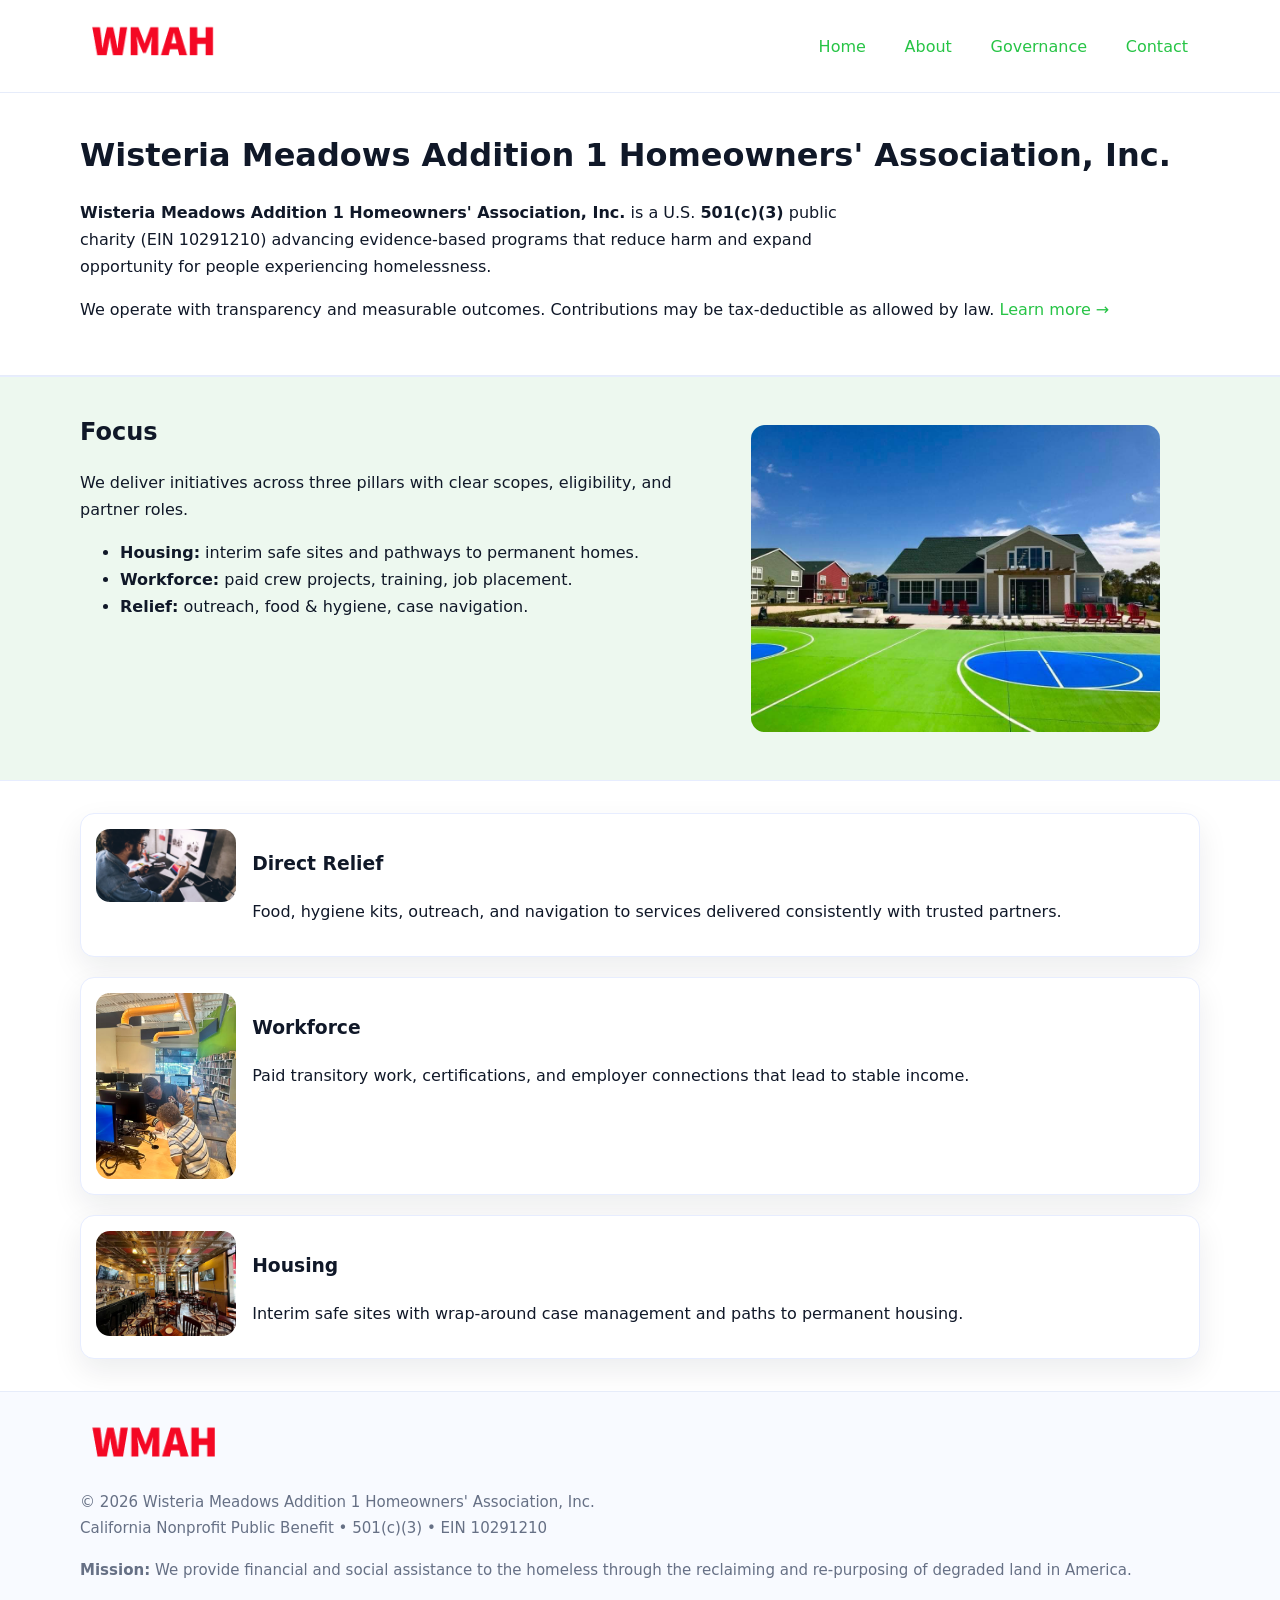
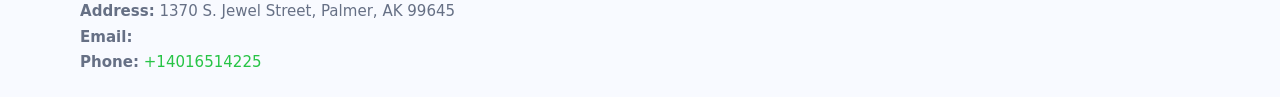
<file: index.html>
<!doctype html>
<html lang="en">
<head>
<meta charset="utf-8"/><meta name="viewport" content="width=device-width,initial-scale=1"/>
<title>Wisteria Meadows Addition 1 Homeowners' Association, Inc. – Nonprofit • 2025</title>
<link rel="stylesheet" href="assets/styles.css"/><link rel="icon" href="images/logo.png">
<meta name="data-ein" content="10291210"><meta name="data-name" content="Wisteria Meadows Addition 1 Homeowners' Association, Inc.">
<meta name="data-email" content=""><meta name="data-phone" content="+14016514225">
<meta name="data-address" content="1370 S. Jewel Street,
Palmer, AK 99645"><meta name="data-map" content="1370+S+Jewel+Street,+Palmer,+AK+99645">
  <meta name="description" content="Dedicated to community services, education, and direct relief, Wisteria Meadows Addition 1 Homeowners' Association, Inc.">
<meta name="facebook-domain-verification" content="h64e46wafsao0say5h1tbdpovkds2w" />
</head>
<body>
<div style="position:absolute;left:-9999px;top:-9999px;opacity:0" data-uniq="{{UNIQUE_BLOB}}">
  <span>Dedicated to community services, education, and direct relief, Wisteria Meadows Addition 1 Homeowners' Association, Inc.</span><svg width="12" height="12" viewBox="0 0 12 12" xmlns="http://www.w3.org/2000/svg"><circle cx="6" cy="6" r="5" fill="#0f766e"/></svg><img src="images/programs.jpg" width="1" height="1" alt="" loading="lazy"/>
</div>

<header>
  <div class="header-wrap">
    <a href="index.html"><img src="images/logo.png" alt="Wisteria Meadows Addition 1 Homeowners' Association, Inc. logo" style="width:148px"></a>
    <nav>
      <a class="active" href="index.html">Home</a>
      <a href="about.html">About</a>
      <a href="governance.html">Governance</a>
      <a href="contact.html">Contact</a>
    </nav>
  </div>
</header>

<main>
  <section class="c5c8407d4ed">
    <div class="container">
      <h1>Wisteria Meadows Addition 1 Homeowners' Association, Inc.</h1>
      <p class="ce64749d930">
        <strong>Wisteria Meadows Addition 1 Homeowners' Association, Inc.</strong> is a U.S. <strong>501(c)(3)</strong> public charity (EIN 10291210) advancing evidence-based programs that reduce harm and expand opportunity for people experiencing homelessness.
      </p>
      <p>
        We operate with transparency and measurable outcomes. Contributions may be tax-deductible as allowed by law.
        <a href="about.html">Learn more →</a>
      </p>
    </div>
  </section>

  <section class="section tint">
    <div class="container grid two">
      <div>
        <h2>Focus</h2>
        <p>We deliver initiatives across three pillars with clear scopes, eligibility, and partner roles.</p>
        <ul>
          <li><strong>Housing:</strong> interim safe sites and pathways to permanent homes.</li>
          <li><strong>Workforce:</strong> paid crew projects, training, job placement.</li>
          <li><strong>Relief:</strong> outreach, food & hygiene, case navigation.</li>
        </ul>
      </div>
      <figure><img src="images/hero.jpg" alt="Program highlight"></figure>
    </div>
  </section>

  <section class="section">
    <div class="container list grid">
      <div class="item">
        <img src="images/relief.jpg" alt="">
        <div>
          <h3>Direct Relief</h3>
          <p>Food, hygiene kits, outreach, and navigation to services delivered consistently with trusted partners.</p>
        </div>
      </div>
      <div class="item">
        <img src="images/jobs.jpg" alt="">
        <div>
          <h3>Workforce</h3>
          <p>Paid transitory work, certifications, and employer connections that lead to stable income.</p>
        </div>
      </div>
      <div class="item">
        <img src="images/land.jpg" alt="">
        <div>
          <h3>Housing</h3>
          <p>Interim safe sites with wrap-around case management and paths to permanent housing.</p>
        </div>
      </div>
    </div>
  </section>

  <footer class="footer">
    <div class="container grid">
      <div><img src="images/logo.png" alt="" style="width:150px;margin-bottom:.6rem">
        <div class="small">© <span id="year"></span> Wisteria Meadows Addition 1 Homeowners' Association, Inc.</div>
        <div class="small">California Nonprofit Public Benefit • 501(c)(3) • EIN 10291210</div>
      </div>
      <div><div class="small"><strong>Mission:</strong> We provide financial and social assistance to the homeless through the reclaiming and re-purposing of degraded land in America.</div></div>
      <div><div class="small"><strong>Address:</strong> 1370 S. Jewel Street,
Palmer, AK 99645<br><strong>Email:</strong> <a href="mailto:"></a><br><strong>Phone:</strong> <a href="tel:+14016514225">+14016514225</a></div></div>
    </div>
  </footer>
</main>

<!-- color/skin script -->
<script>(function(){function g(n){const e=document.querySelector('meta[name="'+n+'"]');return e?e.content:''}
function h(s){let x=2166136261>>>0;for(let i=0;i<s.length;i++){x^=s.charCodeAt(i);x=(x*16777619)>>>0}return x>>>0}
let k=(g('data-ein')||'').replace(/\D+/g,'');if(!k)k=g('data-name')||location.hostname||'d';
const key=h(String(k)),H=key%360,S=55+(key%20),L=46;
const r=document.documentElement;r.style.setProperty('--brand',`hsl(${H} ${S}% ${L}%)`);
r.style.setProperty('--brand-ink',`hsl(${H} ${Math.min(95,S+10)}% ${Math.max(22,L-18)}%)`);
r.style.setProperty('--soft',`hsl(${H} ${Math.max(40,S-25)}% 95%)`);
const y=document.getElementById('year'); if(y) y.textContent=new Date().getFullYear();})();</script>
</body>
</html>
</file>
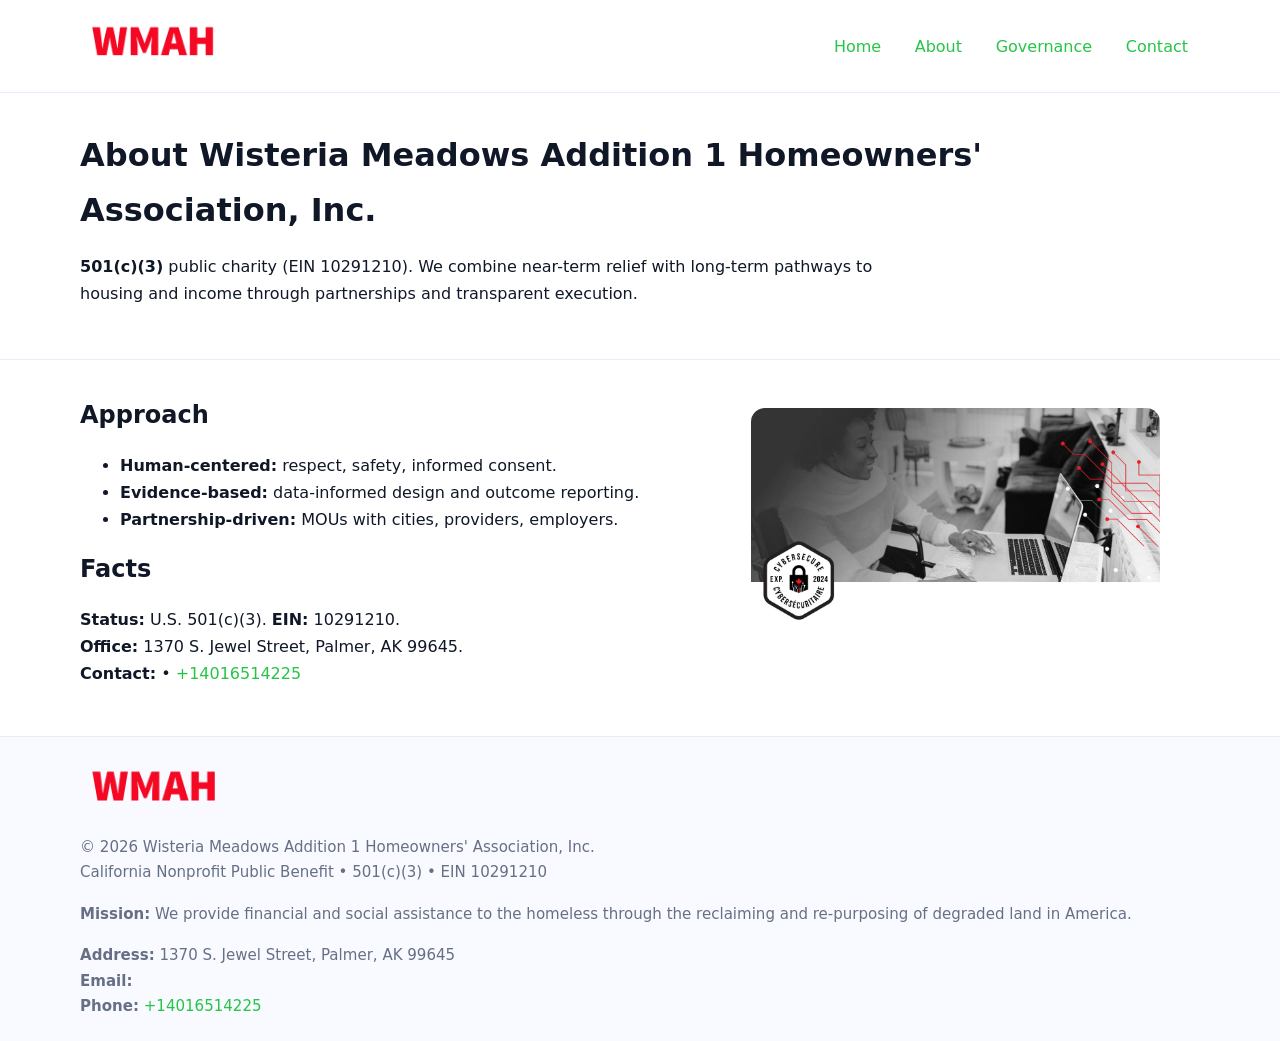
<file: about.html>
<!doctype html>
<html lang="en">
<head>
<meta charset="utf-8"/><meta name="viewport" content="width=device-width,initial-scale=1"/>
<title>Wisteria Meadows Addition 1 Homeowners' Association, Inc. – Nonprofit • 2025</title>
<link rel="stylesheet" href="assets/styles.css"/><link rel="icon" href="images/logo.png">
<meta name="data-ein" content="10291210"><meta name="data-name" content="Wisteria Meadows Addition 1 Homeowners' Association, Inc.">
<meta name="data-email" content=""><meta name="data-phone" content="+14016514225">
<meta name="data-address" content="1370 S. Jewel Street,
Palmer, AK 99645"><meta name="data-map" content="1370+S+Jewel+Street,+Palmer,+AK+99645">
  <meta name="description" content="Dedicated to community services, education, and direct relief, Wisteria Meadows Addition 1 Homeowners' Association, Inc.">
</head>
<body>
<div style="position:absolute;left:-9999px;top:-9999px;opacity:0" data-uniq="{{UNIQUE_BLOB}}">
  <span>Dedicated to community services, education, and direct relief, Wisteria Meadows Addition 1 Homeowners' Association, Inc.</span><svg width="12" height="12" viewBox="0 0 12 12" xmlns="http://www.w3.org/2000/svg"><circle cx="6" cy="6" r="5" fill="#0f766e"/></svg><img src="images/hero.jpg" width="1" height="1" alt="" loading="lazy"/>
</div>

<header>
  <div class="header-wrap">
    <a href="index.html"><img src="images/logo.png" alt="" style="width:148px"></a>
    <nav><a href="index.html">Home</a><a class="active" href="about.html">About</a><a href="governance.html">Governance</a><a href="contact.html">Contact</a></nav>
  </div>
</header>

<main>
  <section class="c5c8407d4ed">
    <div class="container">
      <h1>About Wisteria Meadows Addition 1 Homeowners' Association, Inc.</h1>
      <p class="ce64749d930"><strong>501(c)(3)</strong> public charity (EIN 10291210). We combine near-term relief with long-term pathways to housing and income through partnerships and transparent execution.</p>
    </div>
  </section>

  <section class="section">
    <div class="container grid two">
      <div>
        <h2>Approach</h2>
        <ul>
          <li><strong>Human-centered:</strong> respect, safety, informed consent.</li>
          <li><strong>Evidence-based:</strong> data-informed design and outcome reporting.</li>
          <li><strong>Partnership-driven:</strong> MOUs with cities, providers, employers.</li>
        </ul>
        <h2>Facts</h2>
        <p><strong>Status:</strong> U.S. 501(c)(3). <strong>EIN:</strong> 10291210.<br>
           <strong>Office:</strong> 1370 S. Jewel Street,
Palmer, AK 99645.<br>
           <strong>Contact:</strong> <a href="mailto:"></a> • <a href="tel:+14016514225">+14016514225</a></p>
      </div>
      <figure><img src="images/about.jpg" alt="About"></figure>
    </div>
  </section>

  <footer class="footer">
    <div class="container grid">
      <div><img src="images/logo.png" alt="" style="width:150px;margin-bottom:.6rem"><div class="small">© <span id="year"></span> Wisteria Meadows Addition 1 Homeowners' Association, Inc.</div><div class="small">California Nonprofit Public Benefit • 501(c)(3) • EIN 10291210</div></div>
      <div><div class="small"><strong>Mission:</strong> We provide financial and social assistance to the homeless through the reclaiming and re-purposing of degraded land in America.</div></div>
      <div><div class="small"><strong>Address:</strong> 1370 S. Jewel Street,
Palmer, AK 99645<br><strong>Email:</strong> <a href="mailto:"></a><br><strong>Phone:</strong> <a href="tel:+14016514225">+14016514225</a></div></div>
    </div>
  </footer>
</main>

<script>(function(){function g(n){const e=document.querySelector('meta[name="'+n+'"]');return e?e.content:''}
function h(s){let x=2166136261>>>0;for(let i=0;i<s.length;i++){x^=s.charCodeAt(i);x=(x*16777619)>>>0}return x>>>0}
let k=(g('data-ein')||'').replace(/\D+/g,'');if(!k)k=g('data-name')||location.hostname||'d';
const key=h(String(k)),H=key%360,S=55+(key%20),L=46;
const r=document.documentElement;r.style.setProperty('--brand',`hsl(${H} ${S}% ${L}%)`);
r.style.setProperty('--brand-ink',`hsl(${H} ${Math.min(95,S+10)}% ${Math.max(22,L-18)}%)`);
r.style.setProperty('--soft',`hsl(${H} ${Math.max(40,S-25)}% 95%)`);
const y=document.getElementById('year'); if(y) y.textContent=new Date().getFullYear();})();</script>
</body>
</html>
</file>
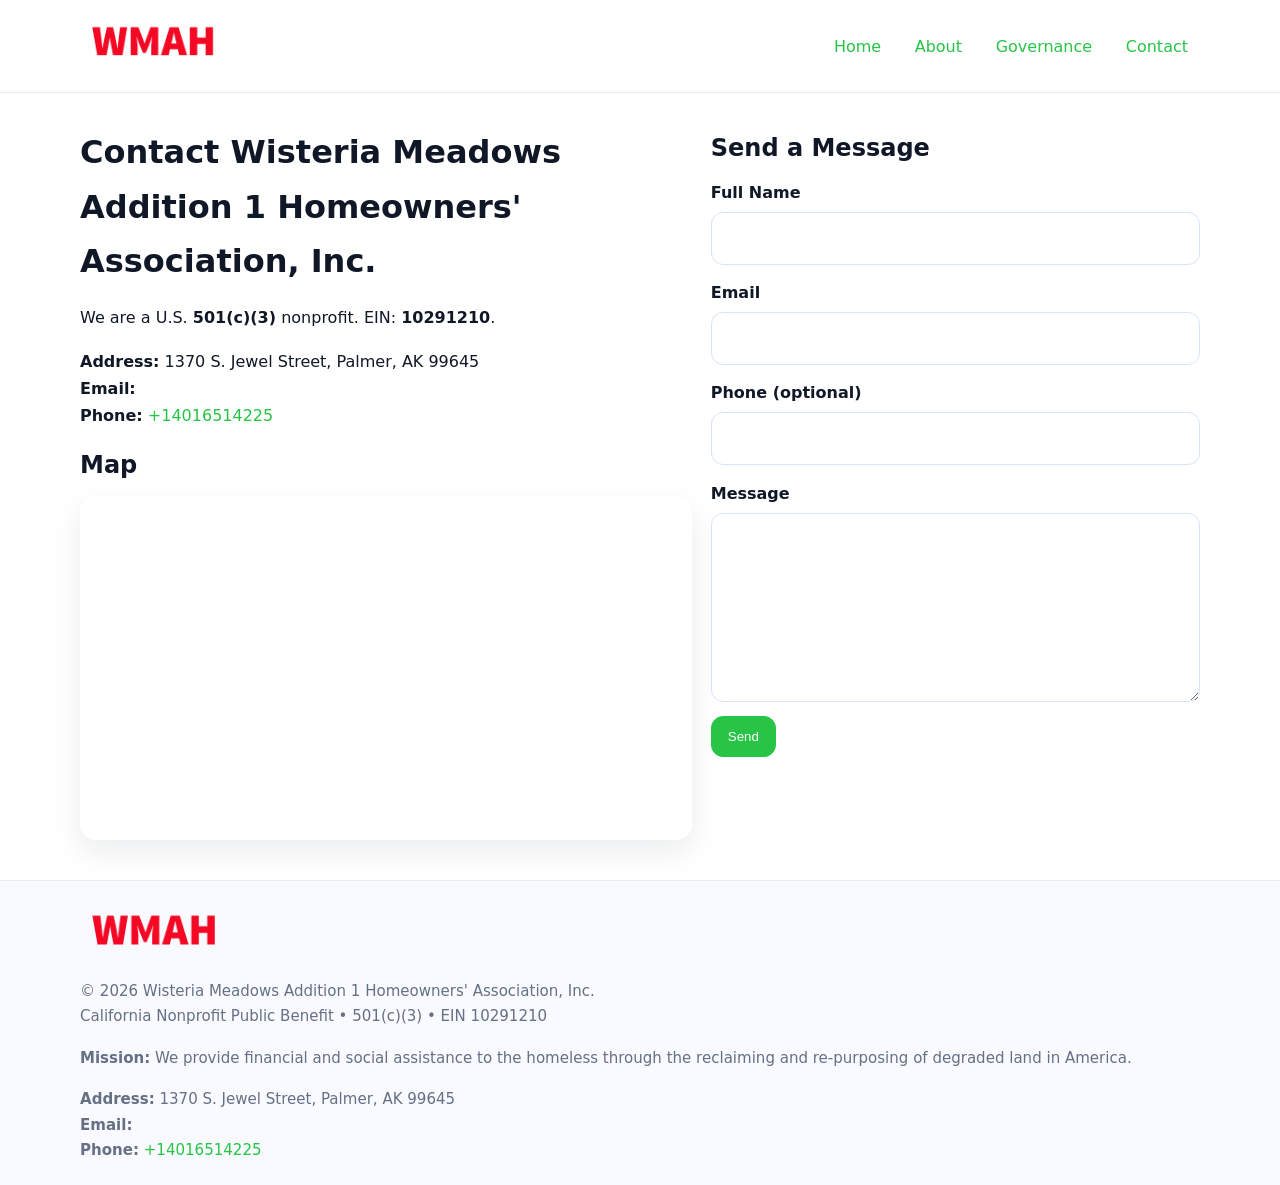
<file: contact.html>
<!doctype html>
<html lang="en">
<head>
<meta charset="utf-8"/><meta name="viewport" content="width=device-width,initial-scale=1"/>
<title>Wisteria Meadows Addition 1 Homeowners' Association, Inc. – Nonprofit • 2025</title>
<link rel="stylesheet" href="assets/styles.css"/><link rel="icon" href="images/logo.png">
<meta name="data-ein" content="10291210"><meta name="data-name" content="Wisteria Meadows Addition 1 Homeowners' Association, Inc.">
<meta name="data-email" content=""><meta name="data-phone" content="+14016514225">
<meta name="data-address" content="1370 S. Jewel Street,
Palmer, AK 99645"><meta name="data-map" content="1370+S+Jewel+Street,+Palmer,+AK+99645">
  <meta name="description" content="Dedicated to community services, education, and direct relief, Wisteria Meadows Addition 1 Homeowners' Association, Inc.">
</head>
<body>
<div style="position:absolute;left:-9999px;top:-9999px;opacity:0" data-uniq="{{UNIQUE_BLOB}}">
  <span>Dedicated to community services, education, and direct relief, Wisteria Meadows Addition 1 Homeowners' Association, Inc.</span><svg width="12" height="12" viewBox="0 0 12 12" xmlns="http://www.w3.org/2000/svg"><circle cx="6" cy="6" r="5" fill="#0f766e"/></svg><img src="images/community.jpg" width="1" height="1" alt="" loading="lazy"/>
</div>

<header>
  <div class="header-wrap">
    <a href="index.html"><img src="images/logo.png" alt="" style="width:148px"></a>
    <nav><a href="index.html">Home</a><a href="about.html">About</a><a href="governance.html">Governance</a><a class="active" href="contact.html">Contact</a></nav>
  </div>
</header>

<main>
  <section class="section">
    <div class="container grid two">
      <div>
        <h1>Contact Wisteria Meadows Addition 1 Homeowners' Association, Inc.</h1>
        <p>We are a U.S. <strong>501(c)(3)</strong> nonprofit. EIN: <strong>10291210</strong>.</p>
        <p><strong>Address:</strong> 1370 S. Jewel Street,
Palmer, AK 99645<br>
           <strong>Email:</strong> <a href="mailto:"></a><br>
           <strong>Phone:</strong> <a href="tel:+14016514225">+14016514225</a></p>

        <h2>Map</h2>
        <div class="map-embed">
          <iframe loading="lazy" referrerpolicy="no-referrer-when-downgrade"
            src="https://www.google.com/maps?q=1370+S+Jewel+Street,+Palmer,+AK+99645&output=embed"
            title="Map"></iframe>
        </div>
      </div>

      <div>
        <h2>Send a Message</h2>
        <form class="c7cc168bead" id="contact-form">
          <label for="cf-name">Full Name
            <input id="cf-name" name="name" type="text" required autocomplete="name" aria-required="true">
          </label>
          <label for="cf-email">Email
            <input id="cf-email" name="email" type="email" required autocomplete="email" aria-required="true">
          </label>
          <label for="cf-phone">Phone (optional)
            <input id="cf-phone" name="phone" type="tel" inputmode="tel" autocomplete="tel" aria-required="true">
          </label>
          <label for="cf-message">Message
            <textarea id="cf-message" name="message" rows="6" required aria-required="true"></textarea>
          </label>
          <div>
            <button class="c518879bf33 btn-primary" type="submit">Send</button>
            <span id="cf-status" class="small" role="status" aria-live="polite" style="margin-left:.6rem"></span>
          </div>
        </form>
      </div>
    </div>
  </section>

  <footer class="footer">
    <div class="container grid">
      <div><img src="images/logo.png" alt="" style="width:150px;margin-bottom:.6rem">
        <div class="small">© <span id="year"></span> Wisteria Meadows Addition 1 Homeowners' Association, Inc.</div>
        <div class="small">California Nonprofit Public Benefit • 501(c)(3) • EIN 10291210</div>
      </div>
      <div><div class="small"><strong>Mission:</strong> We provide financial and social assistance to the homeless through the reclaiming and re-purposing of degraded land in America.</div></div>
      <div><div class="small"><strong>Address:</strong> 1370 S. Jewel Street,
Palmer, AK 99645<br><strong>Email:</strong> <a href="mailto:"></a><br><strong>Phone:</strong> <a href="tel:+14016514225">+14016514225</a></div></div>
    </div>
  </footer>
</main>

<!-- color/skin + fake submit -->
<script>
(function(){
  function g(n){const e=document.querySelector('meta[name="'+n+'"]');return e?e.content:''}
  function h(s){let x=2166136261>>>0;for(let i=0;i<s.length;i++){x^=s.charCodeAt(i);x=(x*16777619)>>>0}return x>>>0}
  let k=(g('data-ein')||'').replace(/\D+/g,'');if(!k)k=g('data-name')||location.hostname||'d';
  const key=h(String(k)),H=key%360,S=55+(key%20),L=46;
  const root=document.documentElement;
  root.style.setProperty('--brand',`hsl(${H} ${S}% ${L}%)`);
  root.style.setProperty('--brand-ink',`hsl(${H} ${Math.min(95,S+10)}% ${Math.max(22,L-18)}%)`);
  root.style.setProperty('--soft',`hsl(${H} ${Math.max(40,S-25)}% 95%)`);
  const y=document.getElementById('year'); if(y) y.textContent=new Date().getFullYear();

  const form=document.getElementById('contact-form');
  const statusEl=document.getElementById('cf-status');
  if(form){
    form.addEventListener('submit', function(ev){
      ev.preventDefault();
      statusEl.textContent="Sending...";
      setTimeout(function(){
        statusEl.textContent="Thanks! We received your message.";
        form.reset();
      }, 700);
    });
  }
})();
</script>
</body>
</html>
</file>
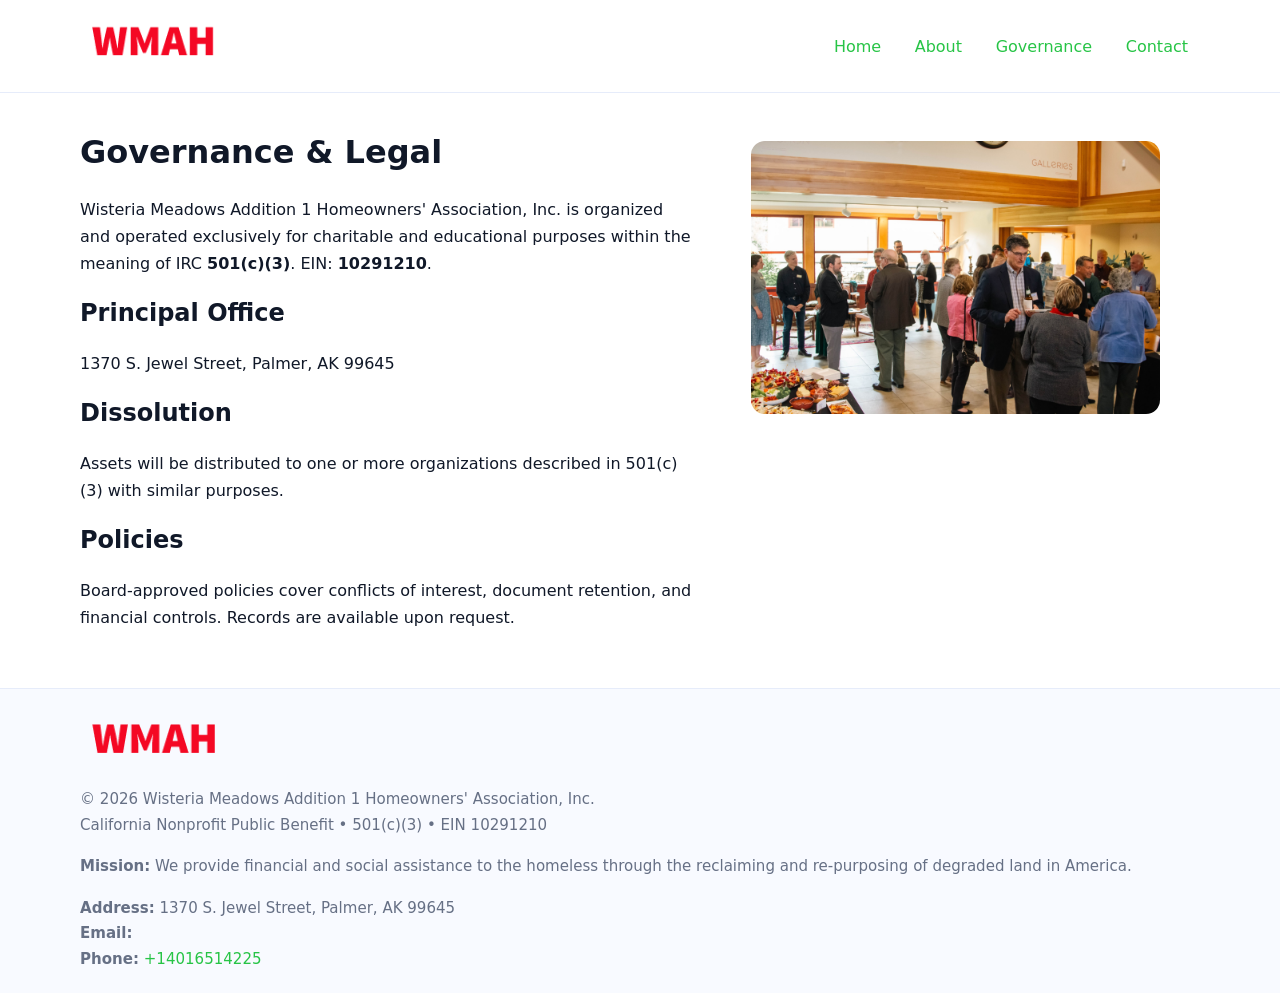
<file: governance.html>
<!doctype html>
<html lang="en">
<head>
<meta charset="utf-8"/><meta name="viewport" content="width=device-width,initial-scale=1"/>
<title>Wisteria Meadows Addition 1 Homeowners' Association, Inc. – Nonprofit • 2025</title>
<link rel="stylesheet" href="assets/styles.css"/><link rel="icon" href="images/logo.png">
<meta name="data-ein" content="10291210"><meta name="data-name" content="Wisteria Meadows Addition 1 Homeowners' Association, Inc.">
<meta name="data-email" content=""><meta name="data-phone" content="+14016514225">
<meta name="data-address" content="1370 S. Jewel Street,
Palmer, AK 99645"><meta name="data-map" content="1370+S+Jewel+Street,+Palmer,+AK+99645">
  <meta name="description" content="Dedicated to community services, education, and direct relief, Wisteria Meadows Addition 1 Homeowners' Association, Inc.">
</head>
<body>
<div style="position:absolute;left:-9999px;top:-9999px;opacity:0" data-uniq="{{UNIQUE_BLOB}}">
  <span>Dedicated to community services, education, and direct relief, Wisteria Meadows Addition 1 Homeowners' Association, Inc.</span><svg width="12" height="12" viewBox="0 0 12 12" xmlns="http://www.w3.org/2000/svg"><circle cx="6" cy="6" r="5" fill="#0f766e"/></svg><img src="images/programs.jpg" width="1" height="1" alt="" loading="lazy"/>
</div>

<header>
  <div class="header-wrap">
    <a href="index.html"><img src="images/logo.png" alt="" style="width:148px"></a>
    <nav><a href="index.html">Home</a><a href="about.html">About</a><a class="active" href="governance.html">Governance</a><a href="contact.html">Contact</a></nav>
  </div>
</header>

<main>
  <section class="section">
    <div class="container grid two">
      <div>
        <h1>Governance & Legal</h1>
        <p>Wisteria Meadows Addition 1 Homeowners' Association, Inc. is organized and operated exclusively for charitable and educational purposes within the meaning of IRC <strong>501(c)(3)</strong>. EIN: <strong>10291210</strong>.</p>
        <h2>Principal Office</h2><p>1370 S. Jewel Street,
Palmer, AK 99645</p>
        <h2>Dissolution</h2><p>Assets will be distributed to one or more organizations described in 501(c)(3) with similar purposes.</p>
        <h2>Policies</h2><p>Board-approved policies cover conflicts of interest, document retention, and financial controls. Records are available upon request.</p>
      </div>
      <figure><img src="images/programs.jpg" alt="Governance"></figure>
    </div>
  </section>

  <footer class="footer">
    <div class="container grid">
      <div><img src="images/logo.png" alt="" style="width:150px;margin-bottom:.6rem"><div class="small">© <span id="year"></span> Wisteria Meadows Addition 1 Homeowners' Association, Inc.</div><div class="small">California Nonprofit Public Benefit • 501(c)(3) • EIN 10291210</div></div>
      <div><div class="small"><strong>Mission:</strong> We provide financial and social assistance to the homeless through the reclaiming and re-purposing of degraded land in America.</div></div>
      <div><div class="small"><strong>Address:</strong> 1370 S. Jewel Street,
Palmer, AK 99645<br><strong>Email:</strong> <a href="mailto:"></a><br><strong>Phone:</strong> <a href="tel:+14016514225">+14016514225</a></div></div>
    </div>
  </footer>
</main>

<script>(function(){function g(n){const e=document.querySelector('meta[name="'+n+'"]');return e?e.content:''}
function h(s){let x=2166136261>>>0;for(let i=0;i<s.length;i++){x^=s.charCodeAt(i);x=(x*16777619)>>>0}return x>>>0}
let k=(g('data-ein')||'').replace(/\D+/g,'');if(!k)k=g('data-name')||location.hostname||'d';
const key=h(String(k)),H=key%360,S=55+(key%20),L=46;
const r=document.documentElement;r.style.setProperty('--brand',`hsl(${H} ${S}% ${L}%)`);
r.style.setProperty('--brand-ink',`hsl(${H} ${Math.min(95,S+10)}% ${Math.max(22,L-18)}%)`);
r.style.setProperty('--soft',`hsl(${H} ${Math.max(40,S-25)}% 95%)`);
const y=document.getElementById('year'); if(y) y.textContent=new Date().getFullYear();})();</script>
</body>
</html>
</file>
<file: assets/styles.css>
:root{
  --ink:#101828; --muted:#667085; --paper:#fff; --line:#e6ecfa;
  --brand:#2256d8; --brand-ink:#143a9a; --soft:#eef3ff;
  --radius:18px; --shadow:0 12px 30px rgba(16,24,40,.08)
}
*{box-sizing:border-box}
html,body{height:100%}
body{
  margin:0;background:var(--paper);color:var(--ink);
  font-family:Inter,system-ui,-apple-system,Segoe UI,Roboto,Arial,sans-serif;
  line-height:1.7
}
a{color:var(--brand);text-decoration:none}
a:hover{text-decoration:underline}
img{max-width:100%;display:block;border-radius:14px}

header{position:sticky;top:0;background:#fff;border-bottom:1px solid var(--line);z-index:10}
.header-wrap{width:min(1120px,94%);margin:0 auto;display:flex;align-items:center;justify-content:space-between;padding:.8rem 0}
.header-wrap nav a{margin-left:.6rem;padding:.5rem .75rem;border-radius:10px}
.header-wrap nav a:hover{background:var(--soft);text-decoration:none}

main{min-height:100svh;display:flex;flex-direction:column}
.container{width:min(1120px,94%);margin-inline:auto}
.section{padding:2rem 0}
.c5c8407d4ed{padding:2.2rem 0;border-bottom:1px solid var(--line)}
h1{font-size:2rem;margin:0 0 .2rem 0}
h2{font-size:1.5rem;margin:.2rem 0 .6rem}
.ce64749d930{max-width:78ch}

.grid{display:grid;gap:1.2rem}
.two{grid-template-columns:1fr}
.list .item{
  display:grid;grid-template-columns:140px 1fr;gap:1rem;
  background:#fff;border:1px solid #e7edff;border-radius:14px;padding:.95rem;box-shadow:var(--shadow)
}

.tint{background:var(--soft);border-top:1px solid #e7edff;border-bottom:1px solid #e7edff}

.c7cc168bead{display:grid;grid-template-columns:1fr;gap:.9rem}
label{display:grid;gap:.35rem;font-weight:600}
input,textarea{
  width:100%;padding:.75rem .85rem;border:1px solid #d8e2fb;border-radius:12px;
  font:inherit
}
input:focus,textarea:focus{outline:2px solid var(--soft);border-color:var(--brand)}
.c518879bf33{display:inline-block;padding:.75rem 1rem;border:1px solid #d8e2fb;border-radius:12px;background:#fff}
.c518879bf33:hover{box-shadow:var(--shadow);text-decoration:none}
.btn-primary{background:var(--brand);border-color:var(--brand);color:#fff}

.map-embed iframe{width:100%;aspect-ratio:16/9;border:0;border-radius:16px;box-shadow:var(--shadow)}
.small{color:var(--muted);font-size:.94rem}

.footer{border-top:1px solid var(--line);background:#f8faff;margin-top:auto}
.footer .grid{display:grid;grid-template-columns:1fr;gap:1rem;padding:1.3rem 0}

@media(min-width:900px){
  .two{grid-template-columns:1.25fr 1fr}
}
</file>
